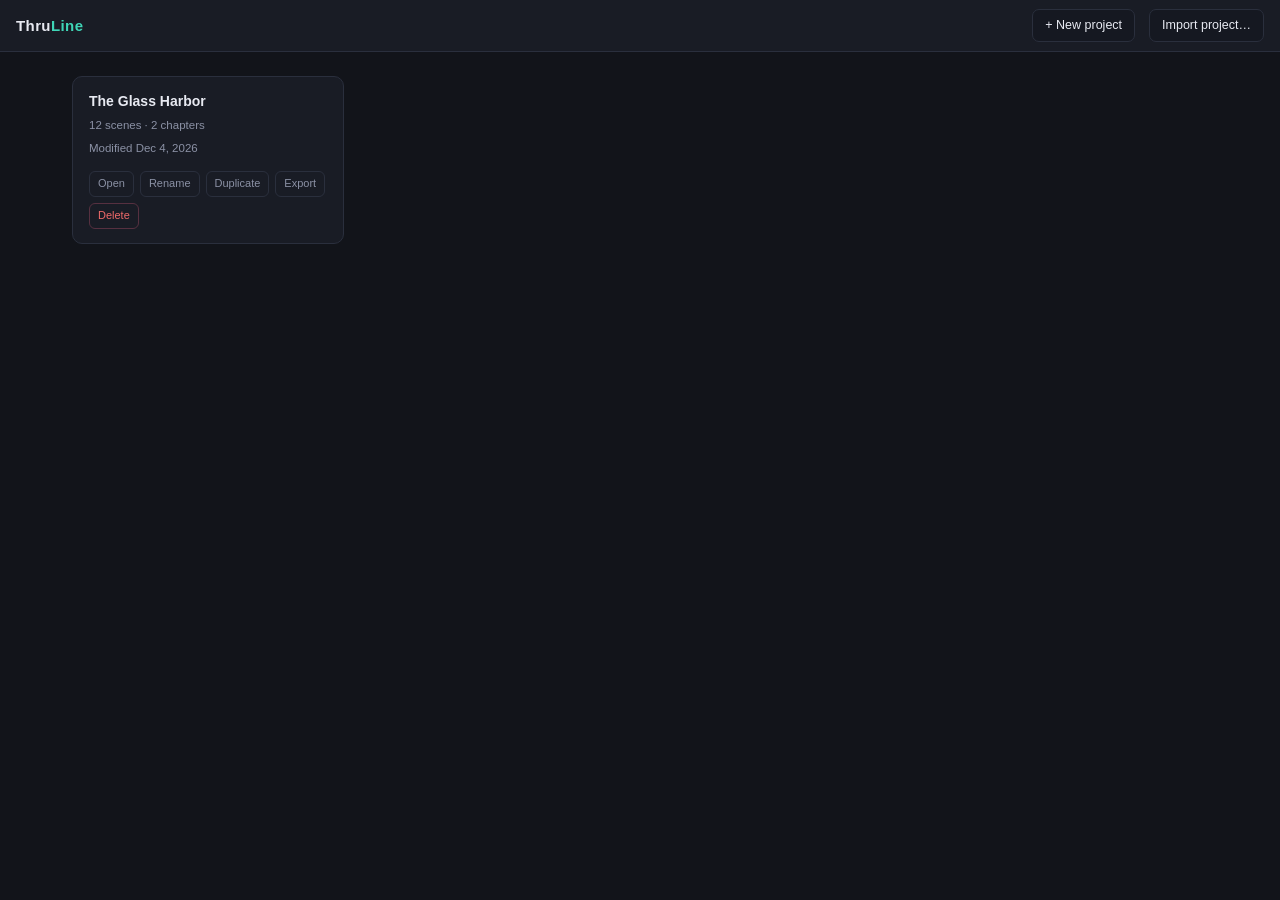
<file: index.html>
<!DOCTYPE html>
<html lang="en">
<head>
<meta charset="utf-8">
<meta name="viewport" content="width=device-width, initial-scale=1">
<meta http-equiv="Content-Security-Policy"
      content="default-src 'self'; script-src 'self'; style-src 'self' 'unsafe-inline'; img-src 'self' data:;">
<title>ThruLine — Projects</title>
<link rel="stylesheet" href="styles.css">
</head>
<body>
<div id="app">
  <div id="topbar">
    <div id="logo"><b>Thru<span>Line</span></b></div>
    <div class="spacer"></div>
    <button class="btn" id="btnNewProject">+ New project</button>
    <button class="btn" id="btnImportProject">Import project…</button>
  </div>

  <main id="projMain">
    <div id="projGrid" class="projGrid"></div>
    <div id="projEmpty" class="emptyState" hidden>No projects yet. Create one, or import a ThruLine JSON file.</div>
  </main>

  <input type="file" id="importFileInput" accept="application/json,.json" hidden>
</div>

<!-- New project modal -->
<div class="modalOverlay" id="modalNewProject" hidden>
  <div class="modal">
    <h3>New project</h3>
    <div>
      <label for="newProjectName">Project name</label>
      <input type="text" id="newProjectName" maxlength="120">
    </div>
    <div class="row">
      <button class="btn" id="newProjectCancel">Cancel</button>
      <button class="btn primary" id="newProjectCreate">Create</button>
    </div>
  </div>
</div>

<!-- Rename modal -->
<div class="modalOverlay" id="modalRename" hidden>
  <div class="modal">
    <h3>Rename project</h3>
    <div>
      <label for="renameInput">Project name</label>
      <input type="text" id="renameInput" maxlength="120">
    </div>
    <div class="row">
      <button class="btn" id="renameCancel">Cancel</button>
      <button class="btn primary" id="renameConfirm">Save</button>
    </div>
  </div>
</div>

<!-- Delete confirm modal (typed confirm) -->
<div class="modalOverlay" id="modalDelete" hidden>
  <div class="modal">
    <h3>Delete project</h3>
    <p>This permanently deletes <b id="deleteProjectName"></b> from this browser. Type the project
      name to confirm.</p>
    <div>
      <label for="deleteInput">Project name</label>
      <input type="text" id="deleteInput">
    </div>
    <div class="row">
      <button class="btn" id="deleteCancel">Cancel</button>
      <button class="btn danger" id="deleteConfirm" disabled>Delete</button>
    </div>
  </div>
</div>

<!-- Import conflict modal (same uid) -->
<div class="modalOverlay" id="modalImportConflict" hidden>
  <div class="modal">
    <h3>Project already exists</h3>
    <p id="importConflictMsg"></p>
    <div class="row">
      <button class="btn" id="importCancel">Cancel</button>
      <button class="btn" id="importKeepBoth">Keep both</button>
      <button class="btn primary" id="importUpdate">Update local copy</button>
    </div>
  </div>
</div>

<!-- Import error modal -->
<div class="modalOverlay" id="modalImportError" hidden>
  <div class="modal">
    <h3>Import failed</h3>
    <p id="importErrorMsg"></p>
    <div class="row">
      <button class="btn primary" id="importErrorOk">OK</button>
    </div>
  </div>
</div>

<div id="toasts"></div>

<script src="js/state.js"></script>
<script src="js/projects.js"></script>
<script src="js/projects-init.js"></script>
</body>
</html>
</file>
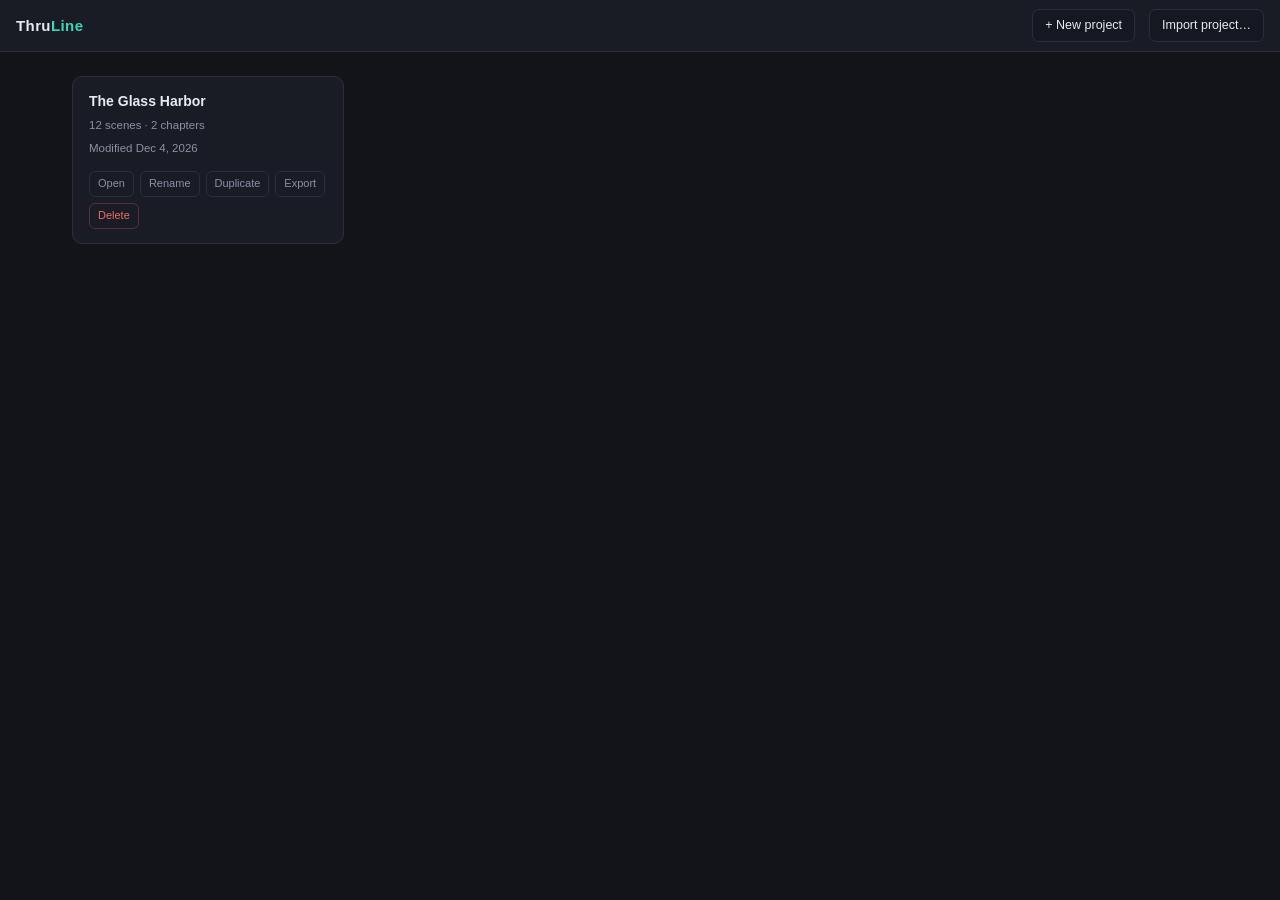
<file: editor.html>
<!DOCTYPE html>
<html lang="en">
<head>
<meta charset="utf-8">
<meta name="viewport" content="width=device-width, initial-scale=1">
<meta http-equiv="Content-Security-Policy"
      content="default-src 'self'; script-src 'self'; style-src 'self' 'unsafe-inline'; img-src 'self' data:;">
<title>ThruLine — Editor</title>
<link rel="stylesheet" href="styles.css">
</head>
<body>
<div id="editorApp">
  <div id="topbar">
    <div id="logo"><b>Thru<span>Line</span></b></div>
    <div id="proj">Project: <b id="projName"></b></div>
    <div class="spacer"></div>

    <div class="seg" id="viewSwitcher" title="View">
      <button data-mode="chron">Chronology</button>
      <button data-mode="side" class="on">Side-by-Side</button>
      <button data-mode="ms">Manuscript</button>
      <button data-mode="braid">Braid</button>
    </div>
    <div class="seg" id="axisSwitcher" title="Axis mode">
      <button data-axis="ordinal" class="on">Ordinal</button>
      <button data-axis="true">True scale</button>
    </div>
    <select class="chip" id="threadPicker" title="Character thread">
      <option value="">Thread: None</option>
    </select>
    <button class="chip" id="themeToggle" title="Toggle theme">☾</button>
    <button class="chip" id="confBtn">Conflicts <span class="n" id="confCount">0</span></button>

    <div style="position:relative;">
      <button class="iconbtn" id="overflowBtn" title="More">⋯</button>
      <div class="modalOverlay" id="overflowMenu" hidden style="background:transparent; align-items:flex-start; justify-content:flex-end;">
        <div class="modal" style="width:200px; margin-top:52px; margin-right:16px;">
          <button class="btn" id="menuExport">Export JSON</button>
          <button class="btn" id="menuImport">Import JSON</button>
          <a class="btn" id="menuBack" href="index.html" style="text-align:center; text-decoration:none;">Back to Projects</a>
        </div>
      </div>
    </div>
  </div>

  <div id="main">
    <div id="stage">
      <svg id="wires"></svg>

      <div id="chronSection" class="viewMode active" data-view="chron side">
        <div class="sectionHeader">
          <div class="sectionLabel">CHRONOLOGY — when it happens</div>
          <div class="headerControls">
            <label class="zoomCtl" title="Zoom (spacing per scene)">Zoom
              <input type="range" id="chronZoom" min="70" max="200" step="10">
            </label>
            <button class="btn addSceneBtn" id="addSceneChron">+ Scene</button>
          </div>
        </div>
        <div id="chronBody">
          <div id="laneLabels"></div>
          <div id="chronScroll"><div id="track"></div></div>
        </div>
      </div>

      <div id="divider" class="viewMode active" data-view="side"></div>

      <div id="wiresZone" class="viewMode active" data-view="side"></div>

      <div id="manuscriptSection" class="viewMode active" data-view="ms side">
        <div class="sectionHeader">
          <div class="sectionLabel">MANUSCRIPT — what the reader gets, in order</div>
          <button class="btn addSceneBtn" id="addSceneMs">+ Scene</button>
        </div>
        <div id="msScroll"><div id="msRow"></div></div>
      </div>

      <div id="braidSection" class="viewMode" data-view="braid">
        <div class="sectionLabel">BRAID — structure at a glance</div>
        <div id="braidScroll"><svg id="braidSvg"></svg></div>
      </div>
    </div>

    <aside id="rightPanel">
      <div class="panelTabs">
        <button data-tab="inspector" class="on">Inspector</button>
        <button data-tab="conflicts">Conflicts</button>
      </div>
      <div class="panelBody" id="panelBody">
        <div class="panelEmpty">Select a scene to edit it here.</div>
      </div>
    </aside>
  </div>

  <div id="footerHint">
    <span>Hover a scene to trace it across both views</span><span>·</span>
    <span>Click a conflict to see the scenes involved</span>
  </div>
</div>

<div id="toasts"></div>

<script src="js/state.js"></script>
<script src="js/time.js"></script>
<script src="js/conflicts.js"></script>
<script src="js/chron.js"></script>
<script src="js/manuscript.js"></script>
<script src="js/wires.js"></script>
<script src="js/braid.js"></script>
<script src="js/inspector.js"></script>
<script src="js/editor.js"></script>
<script src="js/editor-init.js"></script>
</body>
</html>
</file>
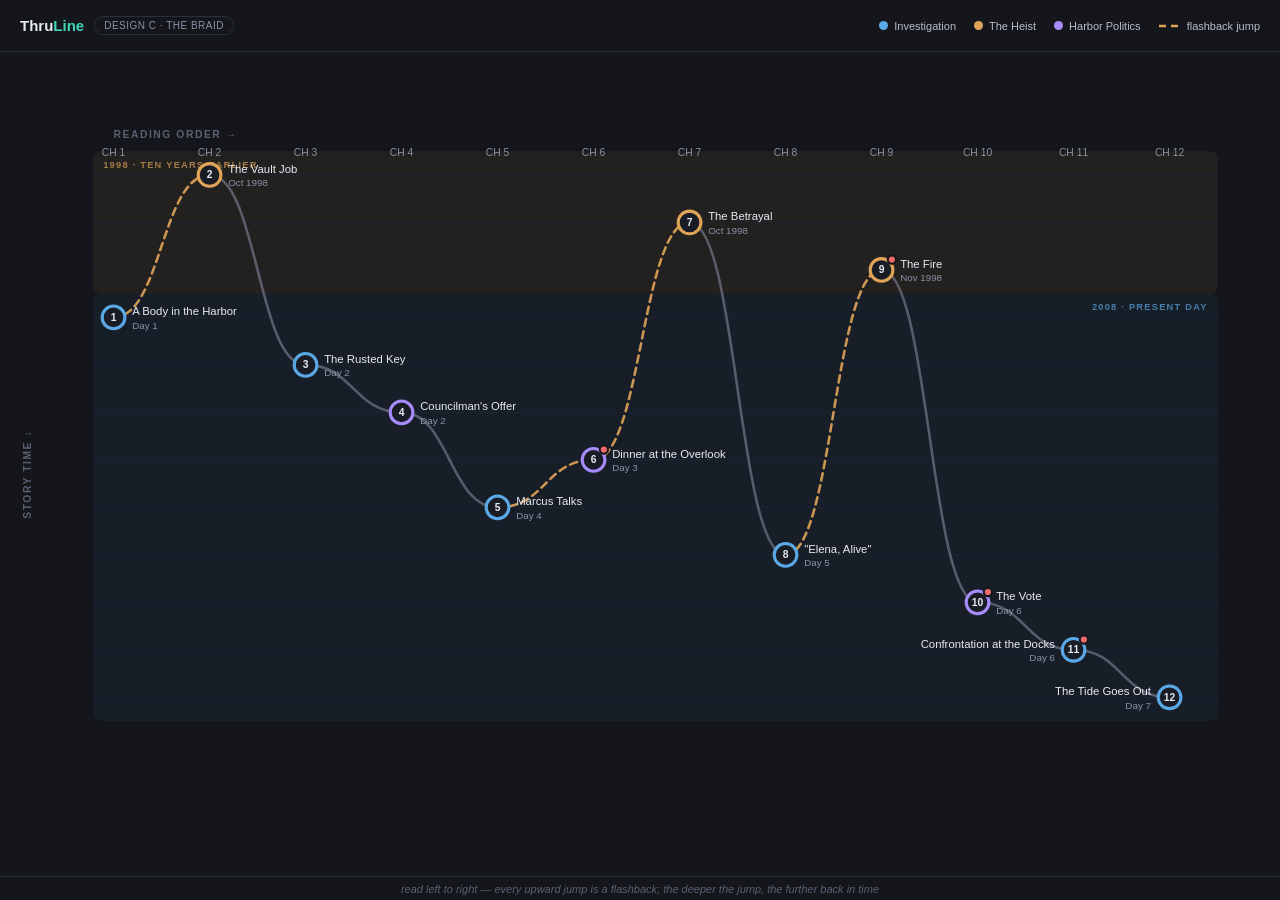
<file: mockup_braid.html>
<!doctype html>
<html lang="en">
<head>
<meta charset="utf-8">
<title>Design C — The Braid</title>
<style>
  html, body {
    margin: 0;
    padding: 0;
    width: 100%;
    height: 100%;
    overflow: hidden;
    background: #14161c;
    color: #e8eaf2;
    font-family: -apple-system, "Segoe UI", sans-serif;
  }
  body {
    display: flex;
    flex-direction: column;
  }
  header {
    flex: 0 0 52px;
    height: 52px;
    display: flex;
    align-items: center;
    justify-content: space-between;
    padding: 0 20px;
    border-bottom: 1px solid #2a2f3d;
    box-sizing: border-box;
  }
  .brand {
    display: flex;
    align-items: center;
    gap: 10px;
  }
  .brand .logo {
    font-weight: bold;
    font-size: 15px;
    color: #e8eaf2;
  }
  .brand .logo .accent {
    color: #3fd6b7;
  }
  .brand .pill {
    font-size: 10px;
    color: #8b91a5;
    border: 1px solid #2a2f3d;
    border-radius: 999px;
    padding: 3px 9px;
    letter-spacing: 0.5px;
    white-space: nowrap;
  }
  .legend {
    display: flex;
    align-items: center;
    gap: 18px;
  }
  .legend .item {
    display: flex;
    align-items: center;
    gap: 6px;
    font-size: 11px;
    color: #b7bbc9;
    white-space: nowrap;
  }
  .legend .dot {
    width: 9px;
    height: 9px;
    border-radius: 50%;
    display: inline-block;
    flex: 0 0 auto;
  }
  .legend .dash-sample {
    display: inline-block;
    flex: 0 0 auto;
  }
  .chart-wrap {
    flex: 1 1 auto;
    min-height: 0;
    display: flex;
  }
  #chart {
    display: block;
    margin: auto;
    width: 100%;
    height: 100%;
  }
  footer {
    flex: 0 0 24px;
    height: 24px;
    display: flex;
    align-items: center;
    justify-content: center;
    border-top: 1px solid #2a2f3d;
    box-sizing: border-box;
  }
  footer .hint {
    font-style: italic;
    font-size: 11px;
    color: #5a6072;
  }
</style>
</head>
<body>

<header>
  <div class="brand">
    <span class="logo">Thru<span class="accent">Line</span></span>
    <span class="pill">DESIGN C &middot; THE BRAID</span>
  </div>
  <div class="legend">
    <span class="item"><span class="dot" style="background:#5aa9e6;"></span>Investigation</span>
    <span class="item"><span class="dot" style="background:#e0a458;"></span>The Heist</span>
    <span class="item"><span class="dot" style="background:#a78bfa;"></span>Harbor Politics</span>
    <span class="item">
      <svg class="dash-sample" width="22" height="10" viewBox="0 0 22 10">
        <line x1="0" y1="5" x2="22" y2="5" stroke="#e0a458" stroke-width="2.5" stroke-dasharray="7 5"/>
      </svg>
      flashback jump
    </span>
  </div>
</header>

<div class="chart-wrap">
  <svg id="chart" viewBox="0 0 1240 700" preserveAspectRatio="xMidYMid meet"></svg>
</div>

<footer>
  <span class="hint">read left to right — every upward jump is a flashback; the deeper the jump, the further back in time</span>
</footer>

<script>
(function () {
  var SVGNS = 'http://www.w3.org/2000/svg';

  function el(tag, attrs, text) {
    var e = document.createElementNS(SVGNS, tag);
    if (attrs) {
      for (var k in attrs) {
        if (attrs[k] !== null && attrs[k] !== undefined) {
          e.setAttribute(k, attrs[k]);
        }
      }
    }
    if (text !== undefined && text !== null) {
      e.textContent = text;
    }
    return e;
  }

  var scenes = [
    { id: 'H1', title: 'The Vault Job',              rank: 1,  ch: 2,  story: 'heist', warn: false },
    { id: 'H2', title: 'The Betrayal',                rank: 2,  ch: 7,  story: 'heist', warn: false },
    { id: 'H3', title: 'The Fire',                    rank: 3,  ch: 9,  story: 'heist', warn: true  },
    { id: 'I1', title: 'A Body in the Harbor',        rank: 4,  ch: 1,  story: 'inv',   warn: false },
    { id: 'I2', title: 'The Rusted Key',              rank: 5,  ch: 3,  story: 'inv',   warn: false },
    { id: 'S1', title: 'Councilman\'s Offer',         rank: 6,  ch: 4,  story: 'sub',   warn: false },
    { id: 'S2', title: 'Dinner at the Overlook',      rank: 7,  ch: 6,  story: 'sub',   warn: true  },
    { id: 'I3', title: 'Marcus Talks',                rank: 8,  ch: 5,  story: 'inv',   warn: false },
    { id: 'I4', title: '"Elena, Alive"',              rank: 9,  ch: 8,  story: 'inv',   warn: false },
    { id: 'S3', title: 'The Vote',                    rank: 10, ch: 10, story: 'sub',   warn: true  },
    { id: 'I5', title: 'Confrontation at the Docks',  rank: 11, ch: 11, story: 'inv',   warn: true  },
    { id: 'I6', title: 'The Tide Goes Out',           rank: 12, ch: 12, story: 'inv',   warn: false }
  ];

  var storylineColor = { inv: '#5aa9e6', heist: '#e0a458', sub: '#a78bfa' };

  var timeLabels = {
    1: 'Oct 1998', 2: 'Oct 1998', 3: 'Nov 1998',
    4: 'Day 1', 5: 'Day 2', 6: 'Day 2', 7: 'Day 3', 8: 'Day 4',
    9: 'Day 5', 10: 'Day 6', 11: 'Day 6', 12: 'Day 7'
  };

  function xOf(ch) { return 110 + (ch - 1) * 93; }
  function yOf(rank) { return 70 + (rank - 1) * 46; }

  var svg = document.getElementById('chart');

  // ---- ERA BANDS ----
  var band1Y1 = yOf(1) - 23;
  var band1Y2 = yOf(3) + 23;
  svg.appendChild(el('rect', {
    x: 90, y: band1Y1, width: 1180 - 90, height: band1Y2 - band1Y1,
    rx: 8, ry: 8, fill: '#e0a458', opacity: '0.07'
  }));
  svg.appendChild(el('text', {
    x: 100, y: band1Y1 + 16, 'font-size': 9, 'font-weight': 'bold',
    'letter-spacing': '1.2px', fill: '#e0a458', opacity: '0.7'
  }, '1998 · TEN YEARS EARLIER'));

  var band2Y1 = yOf(4) - 23;
  var band2Y2 = yOf(12) + 23;
  svg.appendChild(el('rect', {
    x: 90, y: band2Y1, width: 1180 - 90, height: band2Y2 - band2Y1,
    rx: 8, ry: 8, fill: '#5aa9e6', opacity: '0.05'
  }));
  svg.appendChild(el('text', {
    x: 1170, y: band2Y1 + 16, 'font-size': 9, 'font-weight': 'bold',
    'letter-spacing': '1.2px', fill: '#5aa9e6', opacity: '0.7',
    'text-anchor': 'end'
  }, '2008 · PRESENT DAY'));

  // ---- GRIDLINES ----
  for (var r = 1; r <= 12; r++) {
    svg.appendChild(el('line', {
      x1: 90, x2: 1180, y1: yOf(r), y2: yOf(r),
      stroke: '#1d2230', 'stroke-width': 1
    }));
  }

  // ---- AXIS LABELS ----
  svg.appendChild(el('text', {
    x: 110, y: 34, 'font-size': 10, 'font-weight': 'bold',
    'letter-spacing': '1.5px', fill: '#5a6072'
  }, 'READING ORDER →'));

  for (var c = 1; c <= 12; c++) {
    svg.appendChild(el('text', {
      x: xOf(c), y: 52, 'font-size': 10, fill: '#8b91a5', 'text-anchor': 'middle'
    }, 'CH ' + c));
  }

  svg.appendChild(el('text', {
    x: 30, y: 360, 'font-size': 10, 'font-weight': 'bold',
    'letter-spacing': '1.5px', fill: '#5a6072', 'text-anchor': 'middle',
    transform: 'rotate(-90 30 360)'
  }, 'STORY TIME ↓'));

  // ---- READING PATH ----
  var sorted = scenes.slice().sort(function (a, b) { return a.ch - b.ch; });
  var pathEls = [];

  for (var i = 0; i < sorted.length - 1; i++) {
    var a = sorted[i], b = sorted[i + 1];
    var ax = xOf(a.ch), ay = yOf(a.rank);
    var bx = xOf(b.ch), by = yOf(b.rank);
    var mx = (ax + bx) / 2;
    var isFlashback = b.rank < a.rank;
    var d = 'M ' + ax + ' ' + ay + ' C ' + mx + ' ' + ay + ', ' + mx + ' ' + by + ', ' + bx + ' ' + by;

    var pathAttrs = {
      d: d,
      fill: 'none',
      stroke: isFlashback ? '#e0a458' : '#8b91a5',
      'stroke-width': isFlashback ? 2.5 : 2.5,
      opacity: isFlashback ? 0.9 : 0.55,
      'data-from': a.ch,
      'data-to': b.ch,
      'data-flash': isFlashback ? 'true' : 'false',
      'stroke-linecap': 'round'
    };
    if (isFlashback) {
      pathAttrs['stroke-dasharray'] = '7 5';
    }
    var p = el('path', pathAttrs);
    svg.appendChild(p);
    pathEls.push(p);
  }

  // ---- NODES + LABELS (path already drawn, so nodes sit on top) ----
  scenes.forEach(function (s) {
    var x = xOf(s.ch), y = yOf(s.rank);
    var color = storylineColor[s.story];

    var g = el('g', { 'data-ch': s.ch });

    var circle = el('circle', {
      cx: x, cy: y, r: 11, fill: '#191c25', stroke: color, 'stroke-width': 3,
      'data-ch': s.ch, style: 'cursor:pointer;'
    });
    g.appendChild(circle);

    var num = el('text', {
      x: x, y: y, 'font-size': 10, 'font-weight': 'bold', fill: '#e8eaf2',
      'text-anchor': 'middle', 'dominant-baseline': 'central', 'pointer-events': 'none'
    }, String(s.ch));
    g.appendChild(num);

    if (s.warn) {
      g.appendChild(el('circle', {
        cx: x + 10, cy: y - 10, r: 4, fill: '#ef6a6a',
        stroke: '#14161c', 'stroke-width': 2, 'pointer-events': 'none'
      }));
    }

    var leftSide = (s.ch === 11 || s.ch === 12);
    var labelX = leftSide ? x - 18 : x + 18;
    var anchor = leftSide ? 'end' : 'start';

    g.appendChild(el('text', {
      x: labelX, y: y - 2, 'font-size': 11, fill: '#e8eaf2',
      'text-anchor': anchor, 'pointer-events': 'none'
    }, s.title));

    g.appendChild(el('text', {
      x: labelX, y: y + 11, 'font-size': 9.5, fill: '#8b91a5',
      'text-anchor': anchor, 'pointer-events': 'none'
    }, timeLabels[s.rank]));

    svg.appendChild(g);

    // ---- INTERACTIVITY ----
    circle.addEventListener('mouseover', function (ch) {
      return function () {
        this.setAttribute('stroke-width', 5);
      };
    }(s.ch).bind(circle));

    circle.addEventListener('mouseover', function (ch) {
      return function () {
        pathEls.forEach(function (p) {
          var from = p.getAttribute('data-from');
          var to = p.getAttribute('data-to');
          if (String(from) === String(ch) || String(to) === String(ch)) {
            p.setAttribute('opacity', 1);
            p.setAttribute('stroke-width', 4);
          }
        });
      };
    }(s.ch));

    circle.addEventListener('mouseout', function (ch) {
      return function () {
        this.setAttribute('stroke-width', 3);
      };
    }(s.ch).bind(circle));

    circle.addEventListener('mouseout', function (ch) {
      return function () {
        pathEls.forEach(function (p) {
          var from = p.getAttribute('data-from');
          var to = p.getAttribute('data-to');
          if (String(from) === String(ch) || String(to) === String(ch)) {
            var isFlash = p.getAttribute('data-flash') === 'true';
            p.setAttribute('opacity', isFlash ? 0.9 : 0.55);
            p.setAttribute('stroke-width', 2.5);
          }
        });
      };
    }(s.ch));
  });
})();
</script>

</body>
</html>
</file>
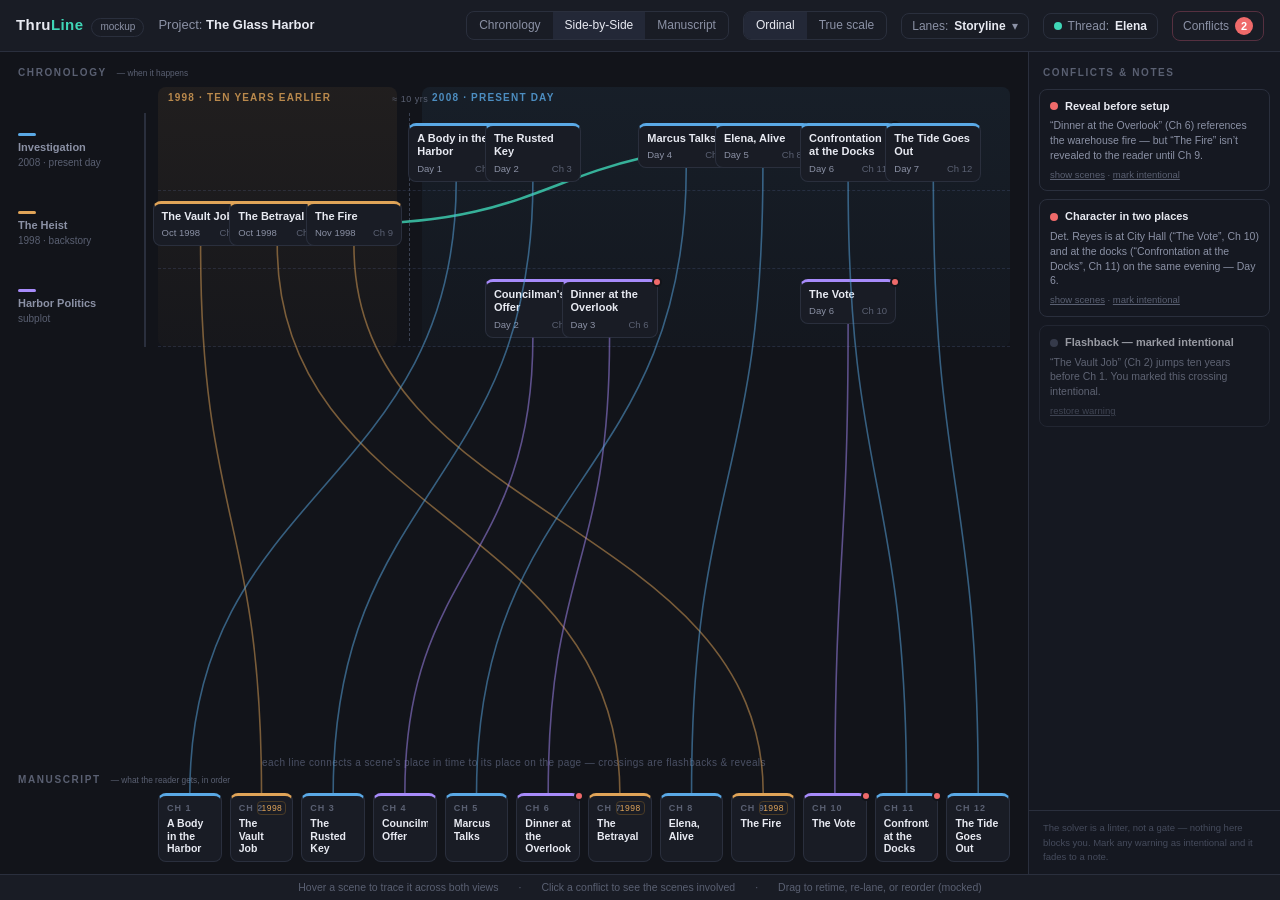
<file: mockup_sidebyside.html>
<!DOCTYPE html>
<html lang="en">
<head>
<meta charset="utf-8">
<meta name="viewport" content="width=device-width, initial-scale=1">
<title>ThruLine — Side-by-Side Mockup (Design A)</title>
<style>
  :root{
    --bg:#12141a; --panel:#191c25; --panel2:#151821; --line:#2a2f3d;
    --tx:#e8eaf2; --mut:#8b91a5; --faint:#5a6072;
    --inv:#5aa9e6; --heist:#e0a458; --sub:#a78bfa;
    --thread:#3fd6b7; --red:#ef6a6a; --ok:#6ad19a;
  }
  *{box-sizing:border-box; margin:0; padding:0;}
  html,body{height:100%;}
  body{
    background:var(--bg); color:var(--tx); overflow:hidden;
    font:13px/1.45 -apple-system, BlinkMacSystemFont, "Segoe UI", Roboto, sans-serif;
  }
  #app{height:100%; display:flex; flex-direction:column;}

  /* ---------- top bar ---------- */
  #topbar{
    display:flex; align-items:center; gap:14px; padding:0 16px; height:52px;
    background:var(--panel); border-bottom:1px solid var(--line); flex:0 0 auto;
  }
  #logo{display:flex; align-items:baseline; gap:8px;}
  #logo b{font-size:15px; letter-spacing:.4px;}
  #logo b span{color:var(--thread);}
  .pill{font-size:10px; color:var(--mut); border:1px solid var(--line); border-radius:20px; padding:1px 8px;}
  #proj{color:var(--mut); font-size:13px;}
  #proj b{color:var(--tx); font-weight:600;}
  #topbar .spacer{flex:1;}
  .seg{display:flex; border:1px solid var(--line); border-radius:8px; overflow:hidden;}
  .seg button{
    background:transparent; color:var(--mut); border:0; padding:5px 12px;
    font:inherit; font-size:12px; cursor:pointer;
  }
  .seg button.on{background:#232837; color:var(--tx);}
  .chip{
    display:flex; align-items:center; gap:6px; border:1px solid var(--line);
    border-radius:8px; padding:5px 10px; font-size:12px; color:var(--mut); cursor:pointer;
    background:transparent;
  }
  .chip b{color:var(--tx); font-weight:600;}
  .chip .dot{width:8px; height:8px; border-radius:50%; background:var(--thread);}
  #confBtn{border-color:#563040;}
  #confBtn .n{
    background:var(--red); color:#fff; border-radius:10px; min-width:18px; height:18px;
    display:inline-flex; align-items:center; justify-content:center; font-size:11px; font-weight:700;
  }

  /* ---------- main split ---------- */
  #main{flex:1; display:flex; min-height:0;}
  #stage{flex:1; position:relative; display:flex; flex-direction:column; min-width:0; padding:14px 18px 10px;}
  #wires{position:absolute; inset:0; pointer-events:none; z-index:5;}

  .viewLabel{
    font-size:10px; letter-spacing:1.6px; color:var(--faint); font-weight:700;
    margin-bottom:6px; display:flex; align-items:center; gap:10px;
  }
  .viewLabel small{letter-spacing:0; font-weight:400; color:var(--faint); text-transform:none;}

  /* ---------- chronology ---------- */
  #chron{flex:0 0 auto;}
  #chronBody{display:flex;}
  #laneLabels{flex:0 0 128px; padding-top:26px;}
  .laneLabel{
    height:78px; display:flex; flex-direction:column; justify-content:center;
    font-size:11px; color:var(--mut); font-weight:600; padding-right:12px;
    border-right:2px solid var(--line);
  }
  .laneLabel i{font-style:normal; font-size:10px; color:var(--faint); font-weight:400;}
  .laneLabel .sw{width:18px; height:3px; border-radius:2px; margin-bottom:4px;}
  #track{position:relative; flex:1; height:calc(26px + 78px*3); margin-left:12px;}
  #trackSvg{position:absolute; inset:0; z-index:1; pointer-events:none;}
  .band{
    position:absolute; top:0; bottom:0; border-radius:8px; z-index:0;
  }
  .band .bandLabel{
    position:absolute; top:4px; left:10px; font-size:10px; letter-spacing:1.2px;
    font-weight:700; white-space:nowrap;
  }
  .gapMark{
    position:absolute; top:26px; bottom:6px; width:0; border-left:1px dashed #3a4152; z-index:0;
  }
  .gapMark span{
    position:absolute; top:-20px; left:50%; transform:translateX(-50%);
    font-size:9px; color:var(--faint); white-space:nowrap; letter-spacing:.5px;
  }
  .laneRow{position:absolute; left:0; right:0; height:78px; border-bottom:1px dashed #232838;}

  .scene{
    position:absolute; z-index:2; width:96px; transform:translateX(-50%);
    background:var(--panel); border:1px solid var(--line); border-radius:8px;
    padding:6px 8px 5px; cursor:grab; transition:opacity .15s, box-shadow .15s, border-color .15s;
    border-top:3px solid var(--c);
  }
  .scene .t{font-size:11px; font-weight:600; line-height:1.25;}
  .scene .m{font-size:9.5px; color:var(--mut); margin-top:3px; display:flex; justify-content:space-between;}
  .scene .m .ch{color:var(--faint);}
  .warnDot{
    position:absolute; top:-5px; right:-5px; width:10px; height:10px; border-radius:50%;
    background:var(--red); border:2px solid var(--bg); display:none;
  }
  .scene.warn .warnDot, .msCard.warn .warnDot{display:block;}

  /* ---------- mapping zone ---------- */
  #mapzone{flex:1; min-height:84px; position:relative;}
  #mapzone .hint{
    position:absolute; left:50%; bottom:2px; transform:translateX(-50%);
    font-size:10px; color:#4a5064; letter-spacing:.4px; white-space:nowrap;
  }

  /* ---------- manuscript ---------- */
  #ms{flex:0 0 auto; padding-bottom:2px;}
  #msRow{display:flex; gap:8px; margin-left:140px;}
  .msCard{
    position:relative; flex:1; min-width:0; background:var(--panel); border:1px solid var(--line);
    border-radius:8px; padding:6px 8px 6px; cursor:grab; border-top:3px solid var(--c);
    transition:opacity .15s, box-shadow .15s, border-color .15s;
  }
  .msCard .ch{font-size:9px; letter-spacing:1px; color:var(--faint); font-weight:700;}
  .msCard .t{font-size:10.5px; font-weight:600; line-height:1.2; margin-top:2px; hyphens:auto;
    display:-webkit-box; -webkit-line-clamp:3; -webkit-box-orient:vertical; overflow:hidden;}
  .msCard .fb{
    position:absolute; top:5px; right:6px; font-size:8.5px; color:var(--heist);
    border:1px solid #4a3b26; border-radius:4px; padding:0 3px; letter-spacing:.5px;
  }

  /* hover / highlight states */
  body.hovering .scene:not(.hi), body.hovering .msCard:not(.hi){opacity:.28;}
  .scene.hi, .msCard.hi{
    box-shadow:0 0 0 1px var(--c), 0 6px 18px rgba(0,0,0,.5); border-color:var(--c); opacity:1;
  }
  .scene.flag, .msCard.flag{
    box-shadow:0 0 0 2px var(--red), 0 6px 18px rgba(0,0,0,.5); border-color:var(--red); opacity:1;
  }
  body.flagging .scene:not(.flag), body.flagging .msCard:not(.flag){opacity:.25;}

  /* ---------- conflicts panel ---------- */
  #conflicts{
    flex:0 0 252px; background:var(--panel2); border-left:1px solid var(--line);
    display:flex; flex-direction:column; z-index:6;
  }
  #conflicts h2{
    font-size:10px; letter-spacing:1.6px; color:var(--faint); font-weight:700;
    padding:14px 14px 8px;
  }
  .conf{
    margin:0 10px 8px; padding:9px 10px; border:1px solid var(--line); border-radius:8px;
    cursor:pointer; transition:border-color .15s, background .15s;
  }
  .conf:hover{background:#1c202c;}
  .conf.active{border-color:var(--red); background:#221a20;}
  .conf .head{display:flex; align-items:center; gap:7px; font-size:11px; font-weight:700;}
  .conf .head .sev{width:8px; height:8px; border-radius:50%; flex:0 0 auto;}
  .conf.error .sev{background:var(--red);}
  .conf.dismissed .sev{background:#4a5064;}
  .conf.dismissed{opacity:.62;}
  .conf .body{font-size:10.5px; color:var(--mut); margin-top:4px; line-height:1.4;}
  .conf .act{font-size:9.5px; color:var(--faint); margin-top:5px;}
  .conf .act u{cursor:pointer;}
  #confFoot{margin-top:auto; padding:10px 14px; font-size:9.5px; color:#454b5c; border-top:1px solid var(--line); line-height:1.5;}

  /* ---------- footer ---------- */
  #footer{
    flex:0 0 26px; display:flex; align-items:center; justify-content:center; gap:20px;
    background:var(--panel); border-top:1px solid var(--line);
    font-size:10.5px; color:var(--faint);
  }
</style>
</head>
<body>
<div id="app">
  <div id="topbar">
    <div id="logo"><b>Thru<span>Line</span></b><span class="pill">mockup</span></div>
    <div id="proj">Project: <b>The Glass Harbor</b></div>
    <div class="spacer"></div>
    <div class="seg" title="View">
      <button>Chronology</button><button class="on">Side-by-Side</button><button>Manuscript</button>
    </div>
    <div class="seg" title="Axis mode"><button class="on">Ordinal</button><button>True scale</button></div>
    <button class="chip">Lanes: <b>Storyline</b> ▾</button>
    <button class="chip" id="threadChip"><span class="dot"></span>Thread: <b>Elena</b></button>
    <button class="chip" id="confBtn">Conflicts <span class="n">2</span></button>
  </div>

  <div id="main">
    <div id="stage">
      <svg id="wires"></svg>

      <div id="chron">
        <div class="viewLabel">CHRONOLOGY <small>— when it happens</small></div>
        <div id="chronBody">
          <div id="laneLabels"></div>
          <div id="track"><svg id="trackSvg"></svg></div>
        </div>
      </div>

      <div id="mapzone">
        <div class="hint">each line connects a scene's place in time to its place on the page — crossings are flashbacks &amp; reveals</div>
      </div>

      <div id="ms">
        <div class="viewLabel">MANUSCRIPT <small>— what the reader gets, in order</small></div>
        <div id="msRow"></div>
      </div>
    </div>

    <aside id="conflicts">
      <h2>CONFLICTS &amp; NOTES</h2>
      <div id="confList"></div>
      <div id="confFoot">The solver is a linter, not a gate — nothing here blocks you. Mark any warning as intentional and it fades to a note.</div>
    </aside>
  </div>

  <div id="footer">
    <span>Hover a scene to trace it across both views</span><span>·</span>
    <span>Click a conflict to see the scenes involved</span><span>·</span>
    <span>Drag to retime, re-lane, or reorder (mocked)</span>
  </div>
</div>

<script>
const LANES = [
  { name:'Investigation', sub:'2008 · present day', color:'var(--inv)', raw:'#5aa9e6' },
  { name:'The Heist',     sub:'1998 · backstory',   color:'var(--heist)', raw:'#e0a458' },
  { name:'Harbor Politics', sub:'subplot',          color:'var(--sub)', raw:'#a78bfa' },
];

const SCENES = [
  { id:'H1', title:'The Vault Job',            lane:1, x:5,  time:'Oct 1998', ch:2,  fb:true,  elena:true },
  { id:'H2', title:'The Betrayal',             lane:1, x:14, time:'Oct 1998', ch:7,  fb:true },
  { id:'H3', title:'The Fire',                 lane:1, x:23, time:'Nov 1998', ch:9,  fb:true,  elena:true },
  { id:'I1', title:'A Body in the Harbor',     lane:0, x:35, time:'Day 1',    ch:1 },
  { id:'I2', title:'The Rusted Key',           lane:0, x:44, time:'Day 2',    ch:3 },
  { id:'S1', title:"Councilman's Offer",       lane:2, x:44, time:'Day 2',    ch:4 },
  { id:'S2', title:'Dinner at the Overlook',   lane:2, x:53, time:'Day 3',    ch:6,  warn:true },
  { id:'I3', title:'Marcus Talks',             lane:0, x:62, time:'Day 4',    ch:5 },
  { id:'I4', title:'Elena, Alive',             lane:0, x:71, time:'Day 5',    ch:8,  elena:true },
  { id:'S3', title:'The Vote',                 lane:2, x:81, time:'Day 6',    ch:10, warn:true },
  { id:'I5', title:'Confrontation at the Docks', lane:0, x:81, time:'Day 6',  ch:11, warn:true, elena:true },
  { id:'I6', title:'The Tide Goes Out',        lane:0, x:91, time:'Day 7',    ch:12, elena:true },
];

const CONFLICTS = [
  { sev:'error', title:'Reveal before setup',
    body:'“Dinner at the Overlook” (Ch 6) references the warehouse fire — but “The Fire” isn’t revealed to the reader until Ch 9.',
    scenes:['S2','H3'] },
  { sev:'error', title:'Character in two places',
    body:'Det. Reyes is at City Hall (“The Vote”, Ch 10) and at the docks (“Confrontation at the Docks”, Ch 11) on the same evening — Day 6.',
    scenes:['S3','I5'] },
  { sev:'dismissed', title:'Flashback — marked intentional',
    body:'“The Vault Job” (Ch 2) jumps ten years before Ch 1. You marked this crossing intentional.',
    scenes:['H1'] },
];

const LANE_TOP = 26, LANE_H = 78;
const track = document.getElementById('track');
const trackSvg = document.getElementById('trackSvg');
const msRow = document.getElementById('msRow');
const wires = document.getElementById('wires');
const stage = document.getElementById('stage');

/* lane labels + rows */
const labels = document.getElementById('laneLabels');
LANES.forEach((l,i)=>{
  const d = document.createElement('div');
  d.className = 'laneLabel';
  d.innerHTML = `<span class="sw" style="background:${l.color}"></span>${l.name}<i>${l.sub}</i>`;
  labels.appendChild(d);
  const row = document.createElement('div');
  row.className = 'laneRow';
  row.style.top = (LANE_TOP + i*LANE_H) + 'px';
  track.appendChild(row);
});

/* era bands + gap marker */
function band(x0, x1, color, label){
  const b = document.createElement('div');
  b.className = 'band';
  b.style.left = x0+'%'; b.style.width = (x1-x0)+'%';
  b.style.background = `linear-gradient(${color}12, ${color}06)`;
  b.innerHTML = `<span class="bandLabel" style="color:${color}cc">${label}</span>`;
  track.appendChild(b);
}
band(0, 28, '#e0a458', '1998 · TEN YEARS EARLIER');
band(31, 100, '#5aa9e6', '2008 · PRESENT DAY');
const gap = document.createElement('div');
gap.className = 'gapMark'; gap.style.left = '29.5%';
gap.innerHTML = '<span>≈ 10 yrs</span>';
track.appendChild(gap);

/* chronology cards */
SCENES.forEach(s=>{
  const c = document.createElement('div');
  c.className = 'scene' + (s.warn ? ' warn' : '');
  c.dataset.id = s.id;
  c.style.setProperty('--c', LANES[s.lane].color);
  c.style.left = s.x + '%';
  c.style.top = (LANE_TOP + s.lane*LANE_H + 10) + 'px';
  c.innerHTML = `<div class="warnDot"></div><div class="t">${s.title}</div>
                 <div class="m"><span>${s.time}</span><span class="ch">Ch ${s.ch}</span></div>`;
  track.appendChild(c);
  s.el = c;
});

/* manuscript cards */
[...SCENES].sort((a,b)=>a.ch-b.ch).forEach(s=>{
  const c = document.createElement('div');
  c.className = 'msCard' + (s.warn ? ' warn' : '');
  c.dataset.id = s.id;
  c.style.setProperty('--c', LANES[s.lane].color);
  c.innerHTML = `<div class="warnDot"></div><div class="ch">CH ${s.ch}</div><div class="t">${s.title}</div>`
              + (s.fb ? '<div class="fb">1998</div>' : '');
  msRow.appendChild(c);
  s.msEl = c;
});

/* conflicts panel */
const confList = document.getElementById('confList');
CONFLICTS.forEach(cf=>{
  const d = document.createElement('div');
  d.className = 'conf ' + cf.sev;
  d.innerHTML = `<div class="head"><span class="sev"></span>${cf.title}</div>
                 <div class="body">${cf.body}</div>
                 <div class="act">${cf.sev==='error' ? '<u>show scenes</u> · <u>mark intentional</u>' : '<u>restore warning</u>'}</div>`;
  confList.appendChild(d);
  d.addEventListener('click', ()=>{
    const on = d.classList.toggle('active');
    document.querySelectorAll('.conf').forEach(x=>{ if(x!==d) x.classList.remove('active'); });
    document.body.classList.toggle('flagging', on);
    document.querySelectorAll('.flag').forEach(x=>x.classList.remove('flag'));
    if(on) cf.scenes.forEach(id=>{
      const s = SCENES.find(x=>x.id===id);
      s.el.classList.add('flag'); s.msEl.classList.add('flag');
    });
    draw();
  });
});

/* ------- wires + thread drawing ------- */
function ctr(el, ref, edge){
  const r = el.getBoundingClientRect(), q = ref.getBoundingClientRect();
  return { x: r.left + r.width/2 - q.left,
           y: (edge==='bottom' ? r.bottom : r.top) - q.top,
           cy: r.top + r.height/2 - q.top };
}
function draw(){
  /* mapping wires */
  const hov = document.querySelector('.scene.hi');
  const hovId = hov ? hov.dataset.id : null;
  const flags = new Set([...document.querySelectorAll('.scene.flag')].map(e=>e.dataset.id));
  const flagging = document.body.classList.contains('flagging');
  let out = '';
  SCENES.forEach(s=>{
    const a = ctr(s.el, stage, 'bottom'), b = ctr(s.msEl, stage, 'top');
    const dy = Math.max(40, (b.y - a.y) * 0.5);
    const hi = s.id === hovId, fl = flags.has(s.id);
    let op = 0.5, w = 1.6, col = LANES[s.lane].raw;
    if(document.body.classList.contains('hovering')) op = hi ? 1 : 0.08;
    if(flagging){ op = fl ? 1 : 0.06; if(fl){ col = '#ef6a6a'; } }
    if(hi || fl) w = 2.6;
    out += `<path d="M ${a.x} ${a.y} C ${a.x} ${a.y+dy}, ${b.x} ${b.y-dy}, ${b.x} ${b.y}"
            fill="none" stroke="${col}" stroke-width="${w}" opacity="${op}"/>`;
  });
  wires.innerHTML = out;
  wires.setAttribute('width', stage.clientWidth);
  wires.setAttribute('height', stage.clientHeight);

  /* Elena thread through chronology */
  const pts = SCENES.filter(s=>s.elena)
    .map(s=>ctr(s.el, track, 'top'))
    .sort((p,q)=>p.x-q.x);
  let t = '';
  if(threadOn && pts.length > 1){
    let d = `M ${pts[0].x} ${pts[0].cy}`;
    for(let i=1;i<pts.length;i++){
      const p = pts[i-1], q = pts[i], mx = (p.x+q.x)/2;
      d += ` C ${mx} ${p.cy}, ${mx} ${q.cy}, ${q.x} ${q.cy}`;
    }
    t = `<path d="${d}" fill="none" stroke="#3fd6b7" stroke-width="2.5" opacity=".8"/>`
      + pts.map(p=>`<circle cx="${p.x}" cy="${p.cy}" r="4" fill="#3fd6b7" stroke="#12141a" stroke-width="2"/>`).join('');
  }
  trackSvg.innerHTML = t;
  trackSvg.setAttribute('width', track.clientWidth);
  trackSvg.setAttribute('height', track.clientHeight);
}

/* hover linking */
SCENES.forEach(s=>{
  [s.el, s.msEl].forEach(el=>{
    el.addEventListener('mouseenter', ()=>{
      document.body.classList.add('hovering');
      s.el.classList.add('hi'); s.msEl.classList.add('hi');
      draw();
    });
    el.addEventListener('mouseleave', ()=>{
      document.body.classList.remove('hovering');
      s.el.classList.remove('hi'); s.msEl.classList.remove('hi');
      draw();
    });
  });
});

/* thread toggle */
let threadOn = true;
document.getElementById('threadChip').addEventListener('click', function(){
  threadOn = !threadOn;
  this.style.opacity = threadOn ? 1 : .45;
  draw();
});

window.addEventListener('resize', draw);
requestAnimationFrame(draw);
</script>
</body>
</html>
</file>
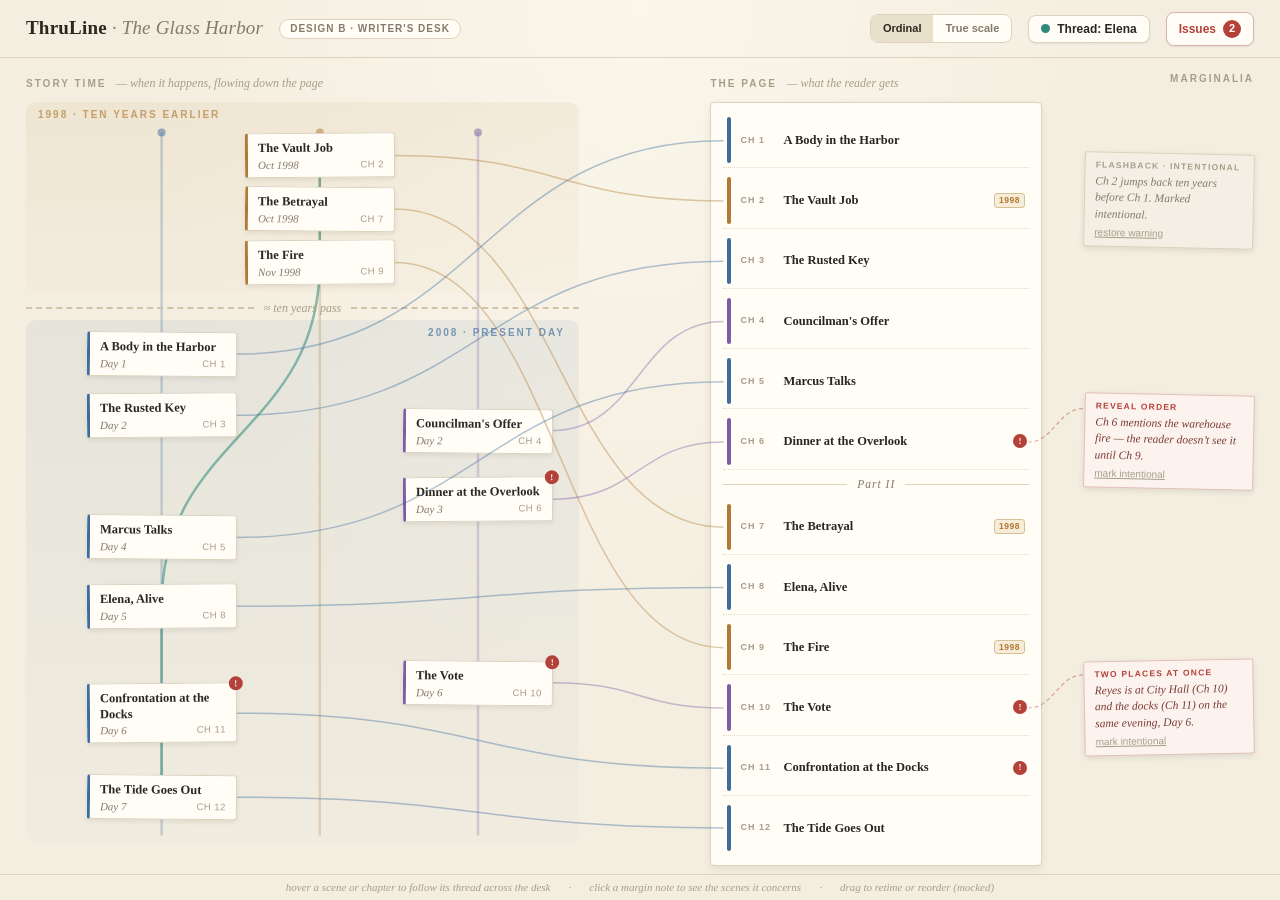
<file: mockup_writers_desk.html>
<!DOCTYPE html>
<html lang="en">
<head>
<meta charset="utf-8">
<meta name="viewport" content="width=device-width, initial-scale=1">
<title>ThruLine — Writer's Desk Mockup (Design B)</title>
<style>
  :root{
    --paper:#f4eee0; --paper2:#efe7d4; --card:#fffdf6; --edge:#ddd2bc;
    --ink:#2b2620; --mut:#847a6a; --faint:#a89d89;
    --inv:#3d6c9e; --heist:#b07a35; --sub:#7b5ea7;
    --red:#b3413a; --thread:#2e8b7a;
  }
  *{box-sizing:border-box; margin:0; padding:0;}
  html,body{height:100%;}
  body{
    background:var(--paper); color:var(--ink); overflow:hidden;
    font:14px/1.5 "Iowan Old Style", Palatino, "Palatino Linotype", Georgia, serif;
    background-image:radial-gradient(ellipse at 50% 0%, #faf6ea 0%, var(--paper) 55%);
  }
  .lbl{
    font:700 10px/1 -apple-system, "Segoe UI", sans-serif;
    letter-spacing:2px; color:var(--faint);
  }

  #app{height:100%; display:flex; flex-direction:column;}

  /* ---------- header ---------- */
  header{
    flex:0 0 58px; display:flex; align-items:center; gap:16px; padding:0 26px;
    border-bottom:1px solid var(--edge);
  }
  #brand{font-size:19px; font-weight:700; letter-spacing:.2px;}
  #brand em{font-style:italic; font-weight:400; color:var(--mut);}
  .pill{
    font:600 10px/1 -apple-system, sans-serif; letter-spacing:1px; color:var(--mut);
    border:1px solid var(--edge); border-radius:20px; padding:4px 10px; background:var(--card);
  }
  header .spacer{flex:1;}
  .chip{
    display:flex; align-items:center; gap:7px; font:600 12px/1 -apple-system, sans-serif;
    color:var(--ink); background:var(--card); border:1px solid var(--edge);
    border-radius:8px; padding:7px 12px; cursor:pointer; box-shadow:0 1px 2px #0001;
  }
  .chip .sw{width:9px; height:9px; border-radius:50%;}
  .chip.issues{color:var(--red); border-color:#d8b3ad;}
  .chip.issues b{
    background:var(--red); color:#fff; border-radius:10px; min-width:18px; height:18px;
    display:inline-flex; align-items:center; justify-content:center; font-size:11px;
  }
  .seg{display:flex; border:1px solid var(--edge); border-radius:8px; overflow:hidden; background:var(--card);}
  .seg button{
    font:600 11px/1 -apple-system, sans-serif; color:var(--mut); background:transparent;
    border:0; padding:8px 12px; cursor:pointer;
  }
  .seg button.on{background:#e9e0cb; color:var(--ink);}

  /* ---------- main board ---------- */
  #main{flex:1; position:relative; min-height:0; padding:16px 26px 8px; display:flex; gap:0;}
  #wires{position:absolute; inset:0; pointer-events:none; z-index:4;}

  .colHead{display:flex; align-items:baseline; gap:10px; margin-bottom:10px;}
  .colHead .sub{font-style:italic; font-size:12px; color:var(--faint); font-family:Georgia, serif; letter-spacing:0;}

  /* ----- story time (left) ----- */
  #story{flex:0 0 46%; display:flex; flex-direction:column; min-width:0;}
  #board{position:relative; flex:1;}
  #railSvg{position:absolute; inset:0; z-index:1;}
  .era{
    position:absolute; left:0; right:12px; border-radius:10px; z-index:0;
  }
  .era .lbl{position:absolute; top:8px; left:12px;}
  .gapRow{
    position:absolute; left:0; right:12px; display:flex; align-items:center; gap:10px; z-index:1;
  }
  .gapRow .dash{flex:1; border-top:2px dashed #cfc4ab;}
  .gapRow span{font-style:italic; font-size:12px; color:var(--faint);}

  .scard{
    position:absolute; z-index:3; width:150px; transform:translate(-50%,-50%) rotate(var(--rot));
    background:var(--card); border:1px solid var(--edge); border-radius:3px;
    box-shadow:0 2px 5px #00000014, 0 1px 0 #fff inset;
    padding:7px 10px 6px; cursor:grab;
    border-left:3px solid var(--c);
    transition:opacity .15s, box-shadow .15s;
  }
  .scard .t{font-size:12.5px; font-weight:700; line-height:1.25;}
  .scard .m{
    display:flex; justify-content:space-between; margin-top:3px;
    font:11px/1 Georgia, serif; font-style:italic; color:var(--mut);
  }
  .scard .m .ch{font-style:normal; font-family:-apple-system, sans-serif; font-size:9.5px; color:var(--faint); letter-spacing:.5px;}
  .warnStar{
    position:absolute; top:-7px; right:-7px; width:14px; height:14px; border-radius:50%;
    background:var(--red); color:#fff; display:none; align-items:center; justify-content:center;
    font:700 9px/1 Georgia, serif;
  }
  .scard.warn .warnStar, .pgRow.warn .warnStar{display:flex;}

  /* ----- the page (right) ----- */
  #page{flex:0 0 27%; margin-left:auto; display:flex; flex-direction:column; min-width:0;}
  #toc{
    flex:1; display:flex; flex-direction:column; gap:5px;
    background:var(--card); border:1px solid var(--edge); border-radius:4px;
    box-shadow:0 3px 10px #00000012; padding:10px 12px;
  }
  .pgRow{
    position:relative; flex:1; display:flex; align-items:center; gap:9px;
    border-bottom:1px dotted #e4dbc6; cursor:grab; padding:0 4px;
    transition:opacity .15s, background .15s, box-shadow .15s;
  }
  .pgRow:last-child{border-bottom:0;}
  .pgRow .spine{width:4px; align-self:stretch; margin:4px 0; border-radius:2px; background:var(--c);}
  .pgRow .n{
    font:700 9px/1 -apple-system, sans-serif; color:var(--faint); letter-spacing:1px; width:34px;
  }
  .pgRow .t{font-size:12.5px; font-weight:600; flex:1; min-width:0; white-space:nowrap; overflow:hidden; text-overflow:ellipsis;}
  .pgRow .fb{
    font:700 8.5px/1 -apple-system, sans-serif; color:var(--heist); letter-spacing:.5px;
    border:1px solid #d8c096; border-radius:3px; padding:2px 4px; background:#f7ecd8;
  }
  .pgRow .warnStar{top:50%; right:2px; transform:translateY(-50%);}
  .divRow{
    flex:0 0 20px; display:flex; align-items:center; gap:10px;
  }
  .divRow .rule{flex:1; border-top:1px solid var(--edge);}
  .divRow span{font-style:italic; font-size:11.5px; color:var(--mut); letter-spacing:1px;}

  /* ----- marginalia (far right) ----- */
  #margin{flex:0 0 190px; position:relative; margin-left:22px;}
  #margin .colHead{justify-content:flex-end;}
  .note{
    position:absolute; right:0; width:170px; z-index:5;
    background:#fdf3ee; border:1px solid #e3c0ba; border-radius:2px;
    box-shadow:0 2px 6px #00000018; padding:8px 10px; cursor:pointer;
    font:italic 11.5px/1.45 Georgia, serif; color:#7a3a34;
    transform:rotate(var(--rot)); transition:box-shadow .15s, transform .15s;
  }
  .note:hover{box-shadow:0 4px 10px #00000026;}
  .note.active{box-shadow:0 0 0 2px var(--red), 0 4px 10px #00000026; transform:rotate(0deg);}
  .note.dismissed{
    background:#f3efe4; border-color:var(--edge); color:var(--mut);
  }
  .note .tag{
    font:700 8.5px/1 -apple-system, sans-serif; letter-spacing:1.2px; font-style:normal;
    color:var(--red); display:block; margin-bottom:3px;
  }
  .note.dismissed .tag{color:var(--faint);}
  .note .act{font:10px/1 -apple-system, sans-serif; font-style:normal; color:var(--faint); margin-top:5px;}
  .note .act u{cursor:pointer;}

  /* hover / flag states */
  body.hovering .scard:not(.hi), body.hovering .pgRow:not(.hi){opacity:.3;}
  .scard.hi{box-shadow:0 0 0 2px var(--c), 0 5px 12px #00000022; opacity:1; z-index:6;}
  .pgRow.hi{background:#f6efdc; box-shadow:inset 0 0 0 1px var(--c); opacity:1;}
  .scard.flag{box-shadow:0 0 0 2px var(--red), 0 5px 12px #00000022; opacity:1; z-index:6;}
  .pgRow.flag{background:#faece9; box-shadow:inset 0 0 0 1px var(--red); opacity:1;}
  body.flagging .scard:not(.flag), body.flagging .pgRow:not(.flag){opacity:.25;}

  footer{
    flex:0 0 26px; display:flex; align-items:center; justify-content:center; gap:18px;
    border-top:1px solid var(--edge); font:11px/1 Georgia, serif; font-style:italic; color:var(--faint);
  }
</style>
</head>
<body>
<div id="app">
  <header>
    <div id="brand">ThruLine <em>· The Glass Harbor</em></div>
    <span class="pill">DESIGN B · WRITER'S DESK</span>
    <div class="spacer"></div>
    <div class="seg"><button class="on">Ordinal</button><button>True scale</button></div>
    <button class="chip" id="threadChip"><span class="sw" style="background:var(--thread)"></span>Thread: Elena</button>
    <button class="chip issues">Issues <b>2</b></button>
  </header>

  <div id="main">
    <svg id="wires"></svg>

    <div id="story">
      <div class="colHead"><span class="lbl">STORY TIME</span><span class="sub">— when it happens, flowing down the page</span></div>
      <div id="board"><svg id="railSvg"></svg></div>
    </div>

    <div id="page">
      <div class="colHead"><span class="lbl">THE PAGE</span><span class="sub">— what the reader gets</span></div>
      <div id="toc"></div>
    </div>

    <div id="margin">
      <div class="colHead"><span class="lbl">MARGINALIA</span></div>
    </div>
  </div>

  <footer>
    <span>hover a scene or chapter to follow its thread across the desk</span><span>·</span>
    <span>click a margin note to see the scenes it concerns</span><span>·</span>
    <span>drag to retime or reorder (mocked)</span>
  </footer>
</div>

<script>
const RAILS = [
  { name:'Investigation', color:'#3d6c9e', x:24 },
  { name:'The Heist',     color:'#b07a35', x:52 },
  { name:'Harbor Politics', color:'#7b5ea7', x:80 },
];
const SCENES = [
  { id:'H1', title:'The Vault Job',              rail:1, y:7,  time:'Oct 1998', ch:2,  fb:true,  elena:true },
  { id:'H2', title:'The Betrayal',               rail:1, y:14, time:'Oct 1998', ch:7,  fb:true },
  { id:'H3', title:'The Fire',                   rail:1, y:21, time:'Nov 1998', ch:9,  fb:true,  elena:true },
  { id:'I1', title:'A Body in the Harbor',       rail:0, y:33, time:'Day 1',    ch:1 },
  { id:'I2', title:'The Rusted Key',             rail:0, y:41, time:'Day 2',    ch:3 },
  { id:'S1', title:"Councilman's Offer",         rail:2, y:43, time:'Day 2',    ch:4 },
  { id:'S2', title:'Dinner at the Overlook',     rail:2, y:52, time:'Day 3',    ch:6,  warn:true },
  { id:'I3', title:'Marcus Talks',               rail:0, y:57, time:'Day 4',    ch:5 },
  { id:'I4', title:'Elena, Alive',               rail:0, y:66, time:'Day 5',    ch:8,  elena:true },
  { id:'S3', title:'The Vote',                   rail:2, y:76, time:'Day 6',    ch:10, warn:true },
  { id:'I5', title:'Confrontation at the Docks', rail:0, y:80, time:'Day 6',    ch:11, warn:true, elena:true },
  { id:'I6', title:'The Tide Goes Out',          rail:0, y:91, time:'Day 7',    ch:12, elena:true },
];
const NOTES = [
  { id:'n1', tag:'REVEAL ORDER', dismissed:false, nearCh:6,
    text:'Ch 6 mentions the warehouse fire — the reader doesn’t see it until Ch 9.',
    scenes:['S2','H3'] },
  { id:'n2', tag:'TWO PLACES AT ONCE', dismissed:false, nearCh:10,
    text:'Reyes is at City Hall (Ch 10) and the docks (Ch 11) on the same evening, Day 6.',
    scenes:['S3','I5'] },
  { id:'n3', tag:'FLASHBACK · INTENTIONAL', dismissed:true, nearCh:2,
    text:'Ch 2 jumps back ten years before Ch 1. Marked intentional.',
    scenes:['H1'] },
];

const board = document.getElementById('board');
const railSvg = document.getElementById('railSvg');
const toc = document.getElementById('toc');
const marginEl = document.getElementById('margin');
const wires = document.getElementById('wires');
const main = document.getElementById('main');

/* era bands + gap */
function era(y0, y1, color, label, side){
  const d = document.createElement('div');
  d.className = 'era';
  d.style.top = y0+'%'; d.style.height = (y1-y0)+'%';
  d.style.background = `linear-gradient(${color}14, ${color}05)`;
  const pos = side === 'right' ? 'right:14px; left:auto;' : '';
  d.innerHTML = `<span class="lbl" style="color:${color}aa; ${pos}">${label}</span>`;
  board.appendChild(d);
}
era(0, 25, '#b07a35', '1998 · TEN YEARS EARLIER', 'left');
era(28.5, 97, '#3d6c9e', '2008 · PRESENT DAY', 'right');
const gap = document.createElement('div');
gap.className = 'gapRow'; gap.style.top = '25.8%';
gap.innerHTML = '<div class="dash"></div><span>≈ ten years pass</span><div class="dash"></div>';
board.appendChild(gap);

/* scene cards on rails */
SCENES.forEach((s,i)=>{
  const c = document.createElement('div');
  c.className = 'scard' + (s.warn ? ' warn' : '');
  c.dataset.id = s.id;
  c.style.setProperty('--c', RAILS[s.rail].color);
  c.style.setProperty('--rot', (i%2 ? .5 : -.4) + 'deg');
  c.style.left = RAILS[s.rail].x + '%';
  c.style.top = s.y + '%';
  c.innerHTML = `<div class="warnStar">!</div><div class="t">${s.title}</div>
                 <div class="m"><span>${s.time}</span><span class="ch">CH ${s.ch}</span></div>`;
  board.appendChild(c);
  s.el = c;
});

/* table of contents (reading order) */
const ordered = [...SCENES].sort((a,b)=>a.ch-b.ch);
ordered.forEach(s=>{
  if(s.ch === 7){
    const d = document.createElement('div');
    d.className = 'divRow';
    d.innerHTML = '<div class="rule"></div><span>Part II</span><div class="rule"></div>';
    toc.appendChild(d);
  }
  const r = document.createElement('div');
  r.className = 'pgRow' + (s.warn ? ' warn' : '');
  r.dataset.id = s.id;
  r.style.setProperty('--c', RAILS[s.rail].color);
  r.innerHTML = `<div class="spine"></div><span class="n">CH ${s.ch}</span>
                 <span class="t">${s.title}</span>` +
                (s.fb ? '<span class="fb">1998</span>' : '') +
                `<div class="warnStar">!</div>`;
  toc.appendChild(r);
  s.pgEl = r;
});

/* margin notes */
NOTES.forEach((n,i)=>{
  const d = document.createElement('div');
  d.className = 'note' + (n.dismissed ? ' dismissed' : '');
  d.style.setProperty('--rot', (i%2 ? -1 : 1.2) + 'deg');
  d.innerHTML = `<span class="tag">${n.tag}</span>${n.text}
    <div class="act">${n.dismissed ? '<u>restore warning</u>' : '<u>mark intentional</u>'}</div>`;
  marginEl.appendChild(d);
  n.el = d;
  d.addEventListener('click', ()=>{
    const on = d.classList.toggle('active');
    NOTES.forEach(x=>{ if(x!==n) x.el.classList.remove('active'); });
    document.body.classList.toggle('flagging', on);
    document.querySelectorAll('.flag').forEach(x=>x.classList.remove('flag'));
    if(on) n.scenes.forEach(id=>{
      const s = SCENES.find(x=>x.id===id);
      s.el.classList.add('flag'); s.pgEl.classList.add('flag');
    });
    draw();
  });
});

/* geometry helpers */
function rectIn(el, ref){
  const r = el.getBoundingClientRect(), q = ref.getBoundingClientRect();
  return { l:r.left-q.left, r:r.right-q.left, t:r.top-q.top, b:r.bottom-q.top,
           cx:r.left+r.width/2-q.left, cy:r.top+r.height/2-q.top };
}

function draw(){
  /* position notes beside their chapter rows */
  NOTES.forEach(n=>{
    const s = SCENES.find(x=>x.ch===n.nearCh);
    const rr = rectIn(s.pgEl, marginEl);
    n.el.style.top = Math.max(28, rr.cy - n.el.offsetHeight/2) + 'px';
  });

  const hovId = (document.querySelector('.scard.hi')||{dataset:{}}).dataset.id;
  const flags = new Set([...document.querySelectorAll('.scard.flag')].map(e=>e.dataset.id));
  const flagging = document.body.classList.contains('flagging');
  const hovering = document.body.classList.contains('hovering');
  let out = '';

  /* mapping wires: story card right edge -> toc row left edge */
  SCENES.forEach(s=>{
    const a = rectIn(s.el, main), b = rectIn(s.pgEl, main);
    const dx = Math.max(50, (b.l - a.r)/2);
    let col = RAILS[s.rail].color, op = .4, w = 1.5;
    if(hovering) op = (s.id===hovId) ? .95 : .06;
    if(flagging){ op = flags.has(s.id) ? .95 : .05; if(flags.has(s.id)) col = 'var(--red)'; }
    if(s.id===hovId || flags.has(s.id)) w = 2.5;
    out += `<path d="M ${a.r} ${a.cy} C ${a.r+dx} ${a.cy}, ${b.l-dx} ${b.cy}, ${b.l} ${b.cy}"
            fill="none" stroke="${col}" stroke-width="${w}" opacity="${op}"/>`;
  });

  /* red dashed threads: note -> chapter row */
  NOTES.forEach(n=>{
    if(n.dismissed && !n.el.classList.contains('active')) return;
    const s = SCENES.find(x=>x.ch===n.nearCh);
    const a = rectIn(n.el, main), b = rectIn(s.pgEl, main);
    out += `<path d="M ${a.l} ${a.t+16} C ${a.l-24} ${a.t+16}, ${b.r+24} ${b.cy}, ${b.r} ${b.cy}"
            fill="none" stroke="var(--red)" stroke-width="1.2" stroke-dasharray="4 3"
            opacity="${n.el.classList.contains('active') ? .9 : .45}"/>`;
  });
  wires.innerHTML = out;
  wires.setAttribute('width', main.clientWidth);
  wires.setAttribute('height', main.clientHeight);

  /* rails + Elena thread (under cards) */
  let rs = '';
  RAILS.forEach(r=>{
    const x = board.clientWidth * r.x/100;
    rs += `<line x1="${x}" y1="${board.clientHeight*.04}" x2="${x}" y2="${board.clientHeight*.96}"
           stroke="${r.color}" stroke-width="2.5" opacity=".25"/>
           <circle cx="${x}" cy="${board.clientHeight*.04}" r="4" fill="${r.color}" opacity=".5"/>`;
  });
  if(threadOn){
    const pts = SCENES.filter(s=>s.elena).map(s=>rectIn(s.el, board))
                      .sort((p,q)=>p.cy-q.cy);
    if(pts.length>1){
      let d = `M ${pts[0].cx} ${pts[0].cy}`;
      for(let i=1;i<pts.length;i++){
        const p=pts[i-1], q=pts[i], my=(p.cy+q.cy)/2;
        d += ` C ${p.cx} ${my}, ${q.cx} ${my}, ${q.cx} ${q.cy}`;
      }
      rs += `<path d="${d}" fill="none" stroke="var(--thread)" stroke-width="2.5" opacity=".55"/>`
          + pts.map(p=>`<circle cx="${p.cx}" cy="${p.cy}" r="4.5" fill="var(--thread)" stroke="#f4eee0" stroke-width="2"/>`).join('');
    }
  }
  railSvg.innerHTML = rs;
  railSvg.setAttribute('width', board.clientWidth);
  railSvg.setAttribute('height', board.clientHeight);
}

/* hover linking */
SCENES.forEach(s=>{
  [s.el, s.pgEl].forEach(el=>{
    el.addEventListener('mouseenter', ()=>{
      document.body.classList.add('hovering');
      s.el.classList.add('hi'); s.pgEl.classList.add('hi'); draw();
    });
    el.addEventListener('mouseleave', ()=>{
      document.body.classList.remove('hovering');
      s.el.classList.remove('hi'); s.pgEl.classList.remove('hi'); draw();
    });
  });
});

let threadOn = true;
document.getElementById('threadChip').addEventListener('click', function(){
  threadOn = !threadOn; this.style.opacity = threadOn ? 1 : .45; draw();
});

window.addEventListener('resize', draw);
requestAnimationFrame(draw);
</script>
</body>
</html>
</file>
<file: styles.css>
/* styles.css — all styles, both pages */

:root[data-theme="dark"], :root:not([data-theme]) {
  --bg:#12141a; --panel:#191c25; --panel2:#151821; --line:#2a2f3d;
  --tx:#e8eaf2; --mut:#8b91a5; --faint:#5a6072;
  --red:#ef6a6a; --thread:#3fd6b7; --ok:#6ad19a;
}

:root[data-theme="light"] {
  --bg:#f4eee0; --panel:#fffdf6; --panel2:#efe7d4; --line:#ddd2bc;
  --tx:#2b2620; --mut:#847a6a; --faint:#a89d89;
  --red:#b3413a; --thread:#2e8b7a; --ok:#3f8f68;
}

* { box-sizing: border-box; margin: 0; padding: 0; }
html, body { height: 100%; }
body {
  background: var(--bg); color: var(--tx);
  font: 13px/1.45 -apple-system, BlinkMacSystemFont, "Segoe UI", Roboto, sans-serif;
}
button, input, select, textarea { font: inherit; color: inherit; }
a { color: var(--thread); }

/* ---------- top bar (shared) ---------- */
#topbar {
  display: flex; align-items: center; gap: 14px; padding: 0 16px; height: 52px;
  background: var(--panel); border-bottom: 1px solid var(--line); flex: 0 0 auto;
}
#logo { display: flex; align-items: baseline; gap: 8px; }
#logo b { font-size: 15px; letter-spacing: .4px; }
#logo b span { color: var(--thread); }
#topbar .spacer { flex: 1; }
#proj { color: var(--mut); font-size: 13px; }
#proj b { color: var(--tx); font-weight: 600; }

.seg { display: flex; border: 1px solid var(--line); border-radius: 8px; overflow: hidden; }
.seg button {
  background: transparent; color: var(--mut); border: 0; padding: 5px 12px;
  font-size: 12px; cursor: pointer;
}
.seg button.on { background: var(--panel2); color: var(--tx); }
.seg button:disabled { opacity: .4; cursor: not-allowed; }

.chip {
  display: inline-flex; align-items: center; gap: 6px; border: 1px solid var(--line);
  border-radius: 8px; padding: 5px 10px; font-size: 12px; color: var(--mut); cursor: pointer;
  background: transparent;
}
.chip b { color: var(--tx); font-weight: 600; }
.chip .n {
  background: var(--red); color: #fff; border-radius: 10px; min-width: 18px; height: 18px;
  display: inline-flex; align-items: center; justify-content: center; font-size: 11px; font-weight: 700;
}

/* ---------- generic buttons ---------- */
.btn {
  background: var(--panel2); color: var(--tx); border: 1px solid var(--line); border-radius: 7px;
  padding: 6px 12px; font-size: 12.5px; cursor: pointer;
}
.btn:hover { border-color: var(--faint); }
.btn.primary { background: var(--thread); color: #0d1410; border-color: var(--thread); font-weight: 600; }
.btn.danger { background: transparent; color: var(--red); border-color: var(--red); }
.btn.link { background: transparent; border: 0; color: var(--thread); padding: 2px; text-decoration: underline; }
.iconbtn {
  background: transparent; border: 1px solid var(--line); border-radius: 7px; width: 32px; height: 32px;
  color: var(--tx); cursor: pointer; font-size: 15px;
}

/* ---------- index.html: projects page ---------- */
#app { min-height: 100%; display: flex; flex-direction: column; }
#projMain { flex: 1; padding: 24px 32px 60px; max-width: 1200px; margin: 0 auto; width: 100%; }
#projActions { display: flex; gap: 10px; margin-bottom: 22px; }

.projGrid {
  display: grid; grid-template-columns: repeat(auto-fill, minmax(240px, 1fr)); gap: 16px;
}
.projCard {
  background: var(--panel); border: 1px solid var(--line); border-radius: 10px; padding: 14px 16px;
  display: flex; flex-direction: column; gap: 6px;
}
.projCard h3 { font-size: 14px; font-weight: 600; }
.projCard .meta { font-size: 11.5px; color: var(--mut); }
.projCard .cardActions { display: flex; flex-wrap: wrap; gap: 6px; margin-top: 8px; }
.projCard .cardActions button {
  background: transparent; border: 1px solid var(--line); color: var(--mut); border-radius: 6px;
  padding: 4px 8px; font-size: 11px; cursor: pointer;
}
.projCard .cardActions button:hover { color: var(--tx); border-color: var(--faint); }
.projCard .cardActions button.danger { color: var(--red); border-color: #563040; }
.emptyState { color: var(--mut); font-size: 13px; padding: 40px 0; text-align: center; }

/* ---------- modals ---------- */
.modalOverlay {
  position: fixed; inset: 0; background: rgba(0, 0, 0, .5); display: flex;
  align-items: center; justify-content: center; z-index: 100;
}
.modalOverlay[hidden] { display: none; }
.modal {
  background: var(--panel); border: 1px solid var(--line); border-radius: 10px; padding: 20px;
  width: 360px; max-width: calc(100vw - 40px); display: flex; flex-direction: column; gap: 12px;
}
.modal h3 { font-size: 15px; }
.modal p { font-size: 12.5px; color: var(--mut); line-height: 1.5; }
.modal label { font-size: 11.5px; color: var(--mut); display: block; margin-bottom: 4px; }
.modal input[type="text"], .modal input[type="file"] {
  width: 100%; background: var(--panel2); border: 1px solid var(--line); border-radius: 6px;
  padding: 7px 9px; color: var(--tx);
}
.modal .row { display: flex; gap: 8px; justify-content: flex-end; margin-top: 6px; }
.modal.shake { animation: shake .3s; }
@keyframes shake {
  0%, 100% { transform: translateX(0); }
  25% { transform: translateX(-6px); }
  75% { transform: translateX(6px); }
}

/* ---------- toasts ---------- */
#toasts { position: fixed; bottom: 16px; left: 50%; transform: translateX(-50%); z-index: 200; display: flex; flex-direction: column; gap: 8px; }
.toast {
  background: var(--panel2); border: 1px solid var(--line); color: var(--tx); border-radius: 8px;
  padding: 8px 14px; font-size: 12px;
}

/* ==================================================================
   Editor shell (M2 only — no lane/card/wire content styles yet)
   ================================================================== */

#editorApp { height: 100vh; display: flex; flex-direction: column; overflow: hidden; }
#main { flex: 1; display: flex; min-height: 0; }
#stage { flex: 1; position: relative; display: flex; flex-direction: column; min-width: 0; min-height: 0; }
#wires { position: absolute; inset: 0; pointer-events: none; z-index: 5; }

#chronSection { flex: 0 0 auto; min-height: 0; overflow: auto; padding: 10px 16px; }
#divider {
  flex: 0 0 6px; cursor: row-resize; background: var(--line);
}
#divider:hover, #divider.dragging { background: var(--thread); }
#wiresZone { flex: 1; min-height: 60px; position: relative; }
#manuscriptSection { flex: 0 0 auto; min-height: 0; overflow: auto; padding: 10px 16px; }

.sectionLabel {
  font-size: 10px; letter-spacing: 1.6px; color: var(--faint); font-weight: 700; margin-bottom: 8px;
}
.placeholderPanel {
  color: var(--faint); font-size: 12px; padding: 20px; text-align: center;
}

#rightPanel {
  flex: 0 0 280px; background: var(--panel2); border-left: 1px solid var(--line);
  display: flex; flex-direction: column; min-height: 0;
}
#rightPanel.collapsed { flex-basis: 0; width: 0; overflow: hidden; border: 0; }
.panelTabs { display: flex; border-bottom: 1px solid var(--line); flex: 0 0 auto; }
.panelTabs button {
  flex: 1; background: transparent; border: 0; color: var(--mut); padding: 10px; font-size: 11.5px;
  letter-spacing: .5px; cursor: pointer; border-bottom: 2px solid transparent;
}
.panelTabs button.on { color: var(--tx); border-bottom-color: var(--thread); }
.panelBody { flex: 1; overflow: auto; padding: 14px; min-height: 0; }
.panelEmpty { color: var(--faint); font-size: 12px; text-align: center; padding: 40px 10px; }

#footerHint {
  flex: 0 0 24px; display: flex; align-items: center; justify-content: center; gap: 16px;
  background: var(--panel); border-top: 1px solid var(--line); font-size: 10.5px; color: var(--faint);
}

.viewMode { display: none; }
.viewMode.active { display: block; }

/* ==================================================================
   Chronology view (M3)
   ================================================================== */

#chronBody { display: flex; }
#laneLabels { flex: 0 0 128px; padding-top: 26px; }
.laneLabel {
  display: flex; flex-direction: column; justify-content: center;
  font-size: 11px; color: var(--mut); font-weight: 600; padding-right: 12px;
  border-right: 2px solid var(--line); gap: 2px;
}
.laneLabel .sw { width: 18px; height: 3px; border-radius: 2px; }
.laneLabel .laneName { color: var(--tx); }
.laneLabel i { font-style: normal; font-size: 10px; color: var(--faint); font-weight: 400; }

/* §7.6: horizontal scroll container — #track itself is sized (in px, by JS) to
   max(container width, N*pxPerScene + padding) and scrolls inside #chronScroll.
   left:x% on cards is relative to #track's own (explicit) width, which is what we want. */
#chronScroll { flex: 1; min-width: 0; margin-left: 12px; overflow-x: auto; overflow-y: hidden; }
#track { position: relative; min-width: 100%; }
.laneRow { position: absolute; left: 0; right: 0; border-bottom: 1px dashed var(--line); }

/* gap divider (§7.2) — vertical dashed line + small label, purely cosmetic */
.gapDivider {
  position: absolute; top: 0; bottom: 0; width: 0; border-left: 1px dashed var(--faint);
  z-index: 1; pointer-events: none;
}
.gapDivider .gapLabel {
  position: absolute; top: 50%; left: 4px; transform: translateY(-50%);
  font-size: 9px; letter-spacing: .5px; color: var(--faint); white-space: nowrap; font-weight: 700;
}

.scene {
  position: absolute; z-index: 2; transform: translate(-50%, -50%); cursor: pointer;
  background: var(--panel); border: 1px solid var(--line); border-radius: 8px;
  padding: 6px 8px 5px; transition: opacity .15s, box-shadow .15s, border-color .15s;
  border-top: 3px solid var(--c);
}
.scene .t {
  font-size: 11px; font-weight: 600; line-height: 1.25;
  display: -webkit-box; -webkit-line-clamp: 2; -webkit-box-orient: vertical; overflow: hidden;
}
.scene .m {
  font-size: 9.5px; color: var(--mut); margin-top: 3px; display: flex;
  justify-content: space-between; gap: 6px;
}
.scene .m .ch { color: var(--faint); }
.scene.offscreen { opacity: .6; border-style: dashed; }

.warnDot {
  position: absolute; top: -5px; right: -5px; width: 10px; height: 10px; border-radius: 50%;
  background: var(--red); border: 2px solid var(--bg); display: none;
}
.scene.warn .warnDot, .msCard.warn .warnDot { display: block; }

.convDots {
  position: absolute; bottom: -4px; right: -4px; display: flex; align-items: center; gap: 2px;
}
.convDot { width: 6px; height: 6px; border-radius: 50%; border: 1px solid var(--bg); }
.convMore { font-size: 8px; color: var(--faint); }

/* hover / selection states (§10.1, §10.2) */
body.hovering .scene:not(.hi):not(.flag), body.hovering .msCard:not(.hi):not(.flag) { opacity: .28; }
.scene.hi, .msCard.hi {
  box-shadow: 0 0 0 1px var(--c), 0 6px 18px rgba(0, 0, 0, .5); border-color: var(--c); opacity: 1;
}
.scene.sel, .msCard.sel { box-shadow: 0 0 0 1px var(--thread); border-color: var(--thread); }
.scene.flag, .msCard.flag {
  box-shadow: 0 0 0 2px var(--red), 0 6px 18px rgba(0, 0, 0, .5); border-color: var(--red); opacity: 1;
}
body.flagging .scene:not(.flag), body.flagging .msCard:not(.flag) { opacity: .25; }

/* markers (§7.4) */
.markerLine {
  position: absolute; top: 4px; bottom: 0; width: 0; border-left: 1px dashed var(--faint); z-index: 1;
}
.markerLabel {
  position: absolute; top: -16px; left: 4px; font-size: 9px; letter-spacing: 1px; color: var(--faint);
  white-space: nowrap; cursor: pointer; font-weight: 700;
}
.markerLabel:hover { color: var(--tx); }

.markerPopover {
  position: fixed; z-index: 300; background: var(--panel); border: 1px solid var(--line);
  border-radius: 8px; padding: 10px; display: flex; flex-direction: column; gap: 8px; width: 200px;
}
.markerPopover input[type="text"] {
  width: 100%; background: var(--panel2); border: 1px solid var(--line); border-radius: 6px;
  padding: 6px 8px; color: var(--tx);
}
.markerPopover .row { display: flex; justify-content: flex-end; }

.inspectorSceneTitle { font-size: 14px; font-weight: 600; margin-bottom: 8px; }

/* ==================================================================
   Drag (M5) — chronology: reorder + re-lane (§7.5)
   ================================================================== */

.scene.dragSource { opacity: .35; }

.chronGhost {
  position: absolute; z-index: 50; pointer-events: none; opacity: .85;
  transform: translate(-50%, -50%); cursor: grabbing;
}

.chronInsertLine {
  position: absolute; top: 0; bottom: 0; width: 2px; background: var(--thread);
  z-index: 3; pointer-events: none; opacity: .9; border-radius: 1px;
}

.laneRow.dropTarget { outline: 2px dashed var(--thread); outline-offset: -2px; }

/* ==================================================================
   Drag (M5) — manuscript: reorder within msOrder (§8.3)
   ================================================================== */

.msCard.dragSource { opacity: .35; }

.msGhost {
  position: fixed; z-index: 300; pointer-events: none; opacity: .9;
  transform: translate(-50%, -50%); cursor: grabbing;
}

.msInsertLine {
  position: fixed; width: 2px; background: var(--thread); z-index: 300;
  pointer-events: none; opacity: .9; border-radius: 1px;
}

/* one-time "switch to Ordinal" toast (§7.5) */
.dragToast {
  position: fixed; left: 50%; bottom: 24px; transform: translateX(-50%);
  background: var(--panel); border: 1px solid var(--line); color: var(--tx);
  padding: 8px 14px; border-radius: 8px; font-size: 12px; z-index: 400;
  box-shadow: 0 6px 18px rgba(0, 0, 0, .35);
}

/* ==================================================================
   Manuscript view (M4) — card strip + dividers
   ================================================================== */

/* §7.6/§8.1: real horizontal scroll container (M7), replacing the M4 flex-wrap
   stopgap — matches the chronology strip's approach (#chronScroll/#track). */
#msScroll {
  margin-left: 140px; /* aligns with the chronology track (128px lane-label column + 12px gap) */
  overflow-x: auto; overflow-y: hidden; position: relative;
}
#msRow {
  display: flex; flex-wrap: nowrap; gap: 8px; align-items: flex-start; min-width: 100%;
}

.msCard {
  position: relative; flex: 0 0 auto; width: 110px;
  background: var(--panel); border: 1px solid var(--line); border-radius: 8px;
  padding: 6px 8px 6px; cursor: pointer; border-top: 3px solid var(--c);
  transition: opacity .15s, box-shadow .15s, border-color .15s;
}
.msCard .ch { font-size: 9px; letter-spacing: 1px; color: var(--faint); font-weight: 700; }
.msCard .t {
  font-size: 10.5px; font-weight: 600; line-height: 1.2; margin-top: 2px; hyphens: auto;
  display: -webkit-box; -webkit-line-clamp: 3; -webkit-box-orient: vertical; overflow: hidden;
}
.msCard .eraTag {
  position: absolute; top: 5px; right: 6px; font-size: 8.5px; color: var(--faint);
  border: 1px solid var(--line); border-radius: 4px; padding: 0 3px; letter-spacing: .5px;
}

/* dividers (§8.2) — same {label, beforeSceneId} mechanism + interaction pattern as
   chronology markers (§7.4): thin vertical bar with a small label above the row. */
.msDivider {
  position: relative; align-self: stretch; flex: 0 0 auto; width: 0;
  border-left: 1px dashed var(--faint); margin: 22px 4px 0;
}
.msDividerLabel {
  position: absolute; top: -20px; left: 4px; font-size: 9px; letter-spacing: 1px;
  color: var(--faint); white-space: nowrap; cursor: pointer; font-weight: 700;
}
.msDividerLabel:hover { color: var(--tx); }

/* ==================================================================
   Inspector (M6) — scene form + project-level lists (§11)
   ================================================================== */

.sectionHeader { display: flex; align-items: center; justify-content: space-between; margin-bottom: 8px; }
.sectionHeader .sectionLabel { margin-bottom: 0; }
.addSceneBtn { padding: 3px 10px; font-size: 11px; }
.headerControls { display: flex; align-items: center; gap: 12px; }
.zoomCtl { display: flex; align-items: center; gap: 6px; font-size: 10px; letter-spacing: .6px; color: var(--faint); font-weight: 700; text-transform: uppercase; }
.zoomCtl input[type="range"] { width: 90px; }

.btn.small { padding: 3px 8px; font-size: 11px; }
.iconbtn.small { width: 22px; height: 22px; font-size: 11px; padding: 0; }

.inspField { margin-bottom: 12px; }
.inspLabel {
  display: block; font-size: 10.5px; letter-spacing: .6px; color: var(--faint);
  font-weight: 700; text-transform: uppercase; margin-bottom: 5px;
}
.inspField input[type="text"], .inspField input[type="number"], .inspField input[type="date"],
.inspField input[type="time"], .inspField select, .inspTextarea,
.whenGroup input, .whenGroup select, .constraintAddRow select, .constraintAddRow input,
.revealCombo input, .projListRow input {
  width: 100%; background: var(--panel2); border: 1px solid var(--line); border-radius: 6px;
  padding: 6px 8px; color: var(--tx); font-size: 12.5px;
}
.inspTitleInput { font-weight: 600; }
.inspTitleInput.shakeField { animation: shake .3s; border-color: var(--red); }
.inspTextarea { resize: vertical; min-height: 54px; }

.inspRow { display: flex; gap: 8px; margin-bottom: 10px; }
.inspRow .inspField { flex: 1; margin-bottom: 0; }

.checkList { display: flex; flex-direction: column; gap: 4px; max-height: 160px; overflow-y: auto; }
.checkRow { display: flex; align-items: center; gap: 6px; font-size: 12.5px; cursor: pointer; }
.checkRow .sw { width: 14px; height: 3px; border-radius: 2px; flex: 0 0 auto; }
.checkRow input[type="checkbox"] { flex: 0 0 auto; }

.toggleRow { display: flex; align-items: center; gap: 8px; font-size: 12.5px; cursor: pointer; }
.toggleRow input { flex: 0 0 auto; }

.inlineAddRow { display: flex; gap: 6px; margin-top: 6px; }
.inlineAddRow input { flex: 1; background: var(--panel2); border: 1px solid var(--line); border-radius: 6px; padding: 5px 8px; color: var(--tx); font-size: 12px; }

.whenGroup { margin-bottom: 14px; }
.positionText { font-size: 11px; color: var(--mut); margin-top: 6px; }

.constraintsGroup, .chipGroup, .projListGroup { margin-bottom: 14px; }
.constraintList { display: flex; flex-direction: column; gap: 4px; margin-bottom: 6px; }
.constraintRow {
  display: flex; align-items: center; justify-content: space-between; gap: 6px;
  background: var(--panel2); border: 1px solid var(--line); border-radius: 6px;
  padding: 5px 8px; font-size: 12px;
}
.constraintAddRow { display: flex; flex-wrap: wrap; gap: 6px; margin-top: 6px; align-items: center; }
.constraintAddRow select, .constraintAddRow input { width: auto; flex: 1 1 90px; min-width: 70px; }
.offsetVal { max-width: 60px; flex: 0 0 60px !important; }

.chipList { display: flex; flex-wrap: wrap; gap: 6px; margin-bottom: 6px; }
.chip.revealChip {
  display: inline-flex; align-items: center; gap: 6px; background: var(--panel2);
  border: 1px solid var(--line); border-radius: 999px; padding: 3px 6px 3px 10px; font-size: 11.5px; cursor: default;
}
.chipX {
  background: transparent; border: 0; color: var(--faint); cursor: pointer; font-size: 11px;
  line-height: 1; padding: 2px 4px; border-radius: 4px;
}
.chipX:hover { color: var(--red); background: var(--panel); }

.revealCombo { position: relative; }
.revealDropdown {
  position: absolute; top: calc(100% + 2px); left: 0; right: 0; z-index: 20;
  background: var(--panel); border: 1px solid var(--line); border-radius: 6px;
  display: flex; flex-direction: column; overflow: hidden; box-shadow: 0 6px 18px rgba(0, 0, 0, .35);
}
.revealDropdownItem {
  background: transparent; border: 0; color: var(--tx); text-align: left; padding: 6px 9px;
  font-size: 12px; cursor: pointer;
}
.revealDropdownItem:hover { background: var(--panel2); }

.dangerRow { display: flex; gap: 8px; margin-top: 16px; padding-top: 14px; border-top: 1px solid var(--line); }
.dangerRow .btn { flex: 1; }

.projList { display: flex; flex-direction: column; gap: 5px; margin-bottom: 6px; }
.projListRow { display: flex; align-items: center; gap: 6px; }
.projListRow input { flex: 1; }

/* ==================================================================
   Conflicts panel (M9, §12.7) — right panel "Conflicts" tab, styled to match the
   Inspector tab's constraintRow/projListRow conventions above rather than inventing a
   new visual language.
   ================================================================== */

.conflictList { display: flex; flex-direction: column; gap: 8px; }
.conflictGroupHeader {
  font-size: 10.5px; letter-spacing: .6px; color: var(--faint); font-weight: 700;
  text-transform: uppercase; margin: 10px 0 2px;
}
.conflictRow {
  background: var(--panel2); border: 1px solid var(--line); border-radius: 8px;
  padding: 8px 10px; cursor: pointer;
}
.conflictRow:hover { border-color: var(--faint); }
.conflictRow.flagActive { border-color: var(--red); box-shadow: 0 0 0 1px var(--red); }
.conflictRow.dismissed { opacity: .55; cursor: default; }
.conflictHead { display: flex; align-items: center; gap: 7px; margin-bottom: 4px; }
.conflictDot { width: 8px; height: 8px; border-radius: 50%; background: var(--red); flex: 0 0 auto; }
.conflictTitle { font-size: 12.5px; font-weight: 600; }
.conflictMsg { font-size: 12px; color: var(--mut); line-height: 1.4; }
.conflictActions { display: flex; gap: 12px; margin-top: 6px; }
.linkBtn {
  background: transparent; border: 0; color: var(--thread); font-size: 11.5px;
  cursor: pointer; padding: 0;
}
.linkBtn:hover { text-decoration: underline; }

/* ==================================================================
   Braid view (M8, §9.5) — read-only structure chart
   ================================================================== */

/* Scoped to `.active` (not a bare #braidSection rule) — an ID selector would beat
   .viewMode.active's `display:block` toggle (§3.2's view-mode show/hide) regardless of
   source order, since ID specificity always wins over a class pair; that would leave
   the braid section visibly `display:flex` even while another view mode is active. */
#braidSection.active { flex: 1; display: flex; flex-direction: column; min-height: 0; padding: 10px 16px; }
#braidScroll {
  flex: 1; min-height: 0; overflow-x: auto; overflow-y: auto;
}
#braidSvg { display: block; }

.braidNode circle { transition: stroke-width .15s; }
.braidNode.hi circle { stroke-width: 5; }
.braidNode.sel circle { stroke: var(--thread) !important; stroke-width: 4; }
.braidNode.flag circle { stroke: var(--red) !important; }
body.hovering .braidNode:not(.hi) { opacity: .28; }
body.flagging .braidNode:not(.flag) { opacity: .25; }
</file>
